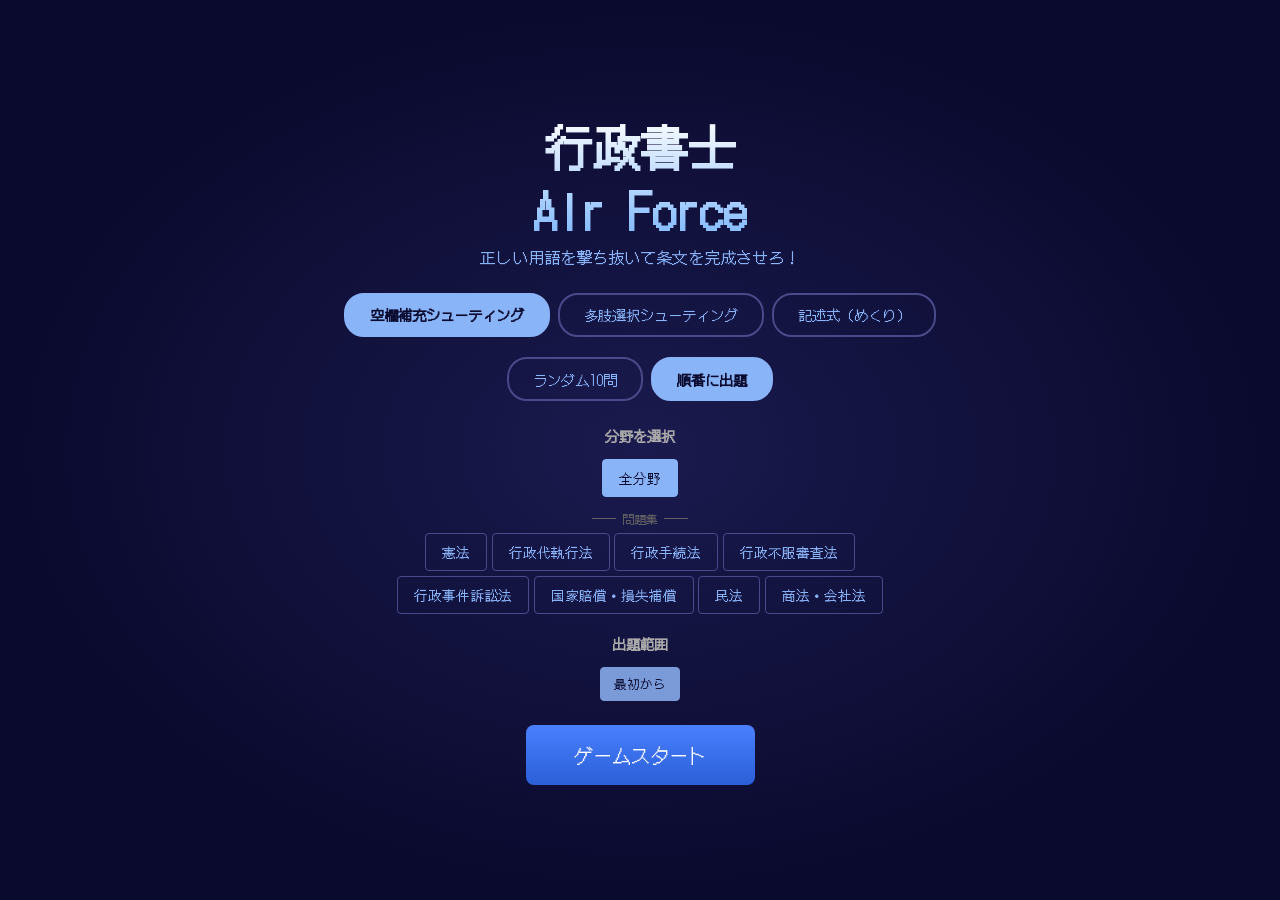
<file: index.html>
<!DOCTYPE html>
<html lang="ja">
<head>
    <meta charset="UTF-8">
    <meta name="viewport" content="width=device-width, initial-scale=1.0, user-scalable=no">
    <meta http-equiv="Cache-Control" content="no-cache, no-store, must-revalidate">
    <meta http-equiv="Pragma" content="no-cache">
    <meta http-equiv="Expires" content="0">
    <title>行政書士 Air Force</title>
    <link rel="preconnect" href="https://fonts.googleapis.com">
    <link rel="preconnect" href="https://fonts.gstatic.com" crossorigin>
    <link href="https://fonts.googleapis.com/css2?family=DotGothic16&display=swap" rel="stylesheet">
    <link rel="stylesheet" href="style2.css">
</head>
<body>
    <div id="game-container">
        <div id="title-screen">
            <h1>行政書士<br>Air Force</h1>
            <p class="subtitle">正しい用語を撃ち抜いて条文を完成させろ！</p>


            <div id="game-type-select" style="margin-bottom: 20px;">
                <button class="type-btn selected" data-type="fill-in">空欄補充シューティング</button>
                <button class="type-btn" data-type="multi-choice">多肢選択シューティング</button>
                <button class="type-btn" data-type="descriptive">記述式（めくり）</button>
            </div>

            <div id="mode-select">
                <button class="mode-btn" data-mode="random">ランダム10問</button>
                <button class="mode-btn selected" data-mode="sequential">順番に出題</button>
            </div>

            <div id="difficulty-select" class="hidden">
                <h3>難易度</h3>
                <div id="difficulty-buttons">
                    <button class="diff-btn selected" data-diff="普通">普通</button>
                    <button class="diff-btn" data-diff="難">難</button>
                    <button class="diff-btn" data-diff="激ムズ">激ムズ</button>
                </div>
            </div>

            <div id="category-select">
                <h3>分野を選択</h3>
                <div id="category-buttons"></div>
            </div>

            <div id="section-select">
                <h3>出題範囲</h3>
                <div id="section-buttons"></div>
            </div>

            <button id="start-btn">ゲームスタート</button>
        </div>

        <div id="game-screen" class="hidden">
            <canvas id="game-canvas"></canvas>
            <div id="question-area">
                <div id="question-text"></div>
            </div>
            <div id="hud">
                <div id="score-display">SCORE: <span id="score">0</span></div>
                <div id="timer-display"><span id="timer">0:00</span></div>
                <div id="life-display">HP: <span id="lives"></span></div>
                <div id="question-num">Q.<span id="q-current">1</span>/<span id="q-total">10</span></div>
                <button id="home-btn">×</button>
            </div>
        </div>

        <div id="result-screen" class="hidden">
            <div id="result-top">
                <h2 id="result-title"></h2>
                <div id="result-top-content">
                    <div id="result-score"></div>
                    <div id="result-ranking" class="hidden"></div>
                </div>
                <div id="result-buttons">
                    <button id="retry-btn">もう一度プレイ</button>
                    <button id="back-btn">タイトルに戻る</button>
                </div>
            </div>
            <div id="result-bottom">
                <div id="result-detail"></div>
            </div>
        </div>
    </div>

    <script>
    if ('serviceWorker' in navigator) {
        navigator.serviceWorker.getRegistrations().then(regs => {
            regs.forEach(r => r.unregister());
        });
        if ('caches' in window) {
            caches.keys().then(keys => keys.forEach(k => caches.delete(k)));
        }
    }
    </script>
    <script src="questions2.js?v=20260628"></script>
    <script src="kijutsushiki_data.js?v=20260628"></script>
    <script src="loader2.js?v=20260628"></script>
    <script src="game2.js?v=20260628"></script>
</body>
</html>
</file>
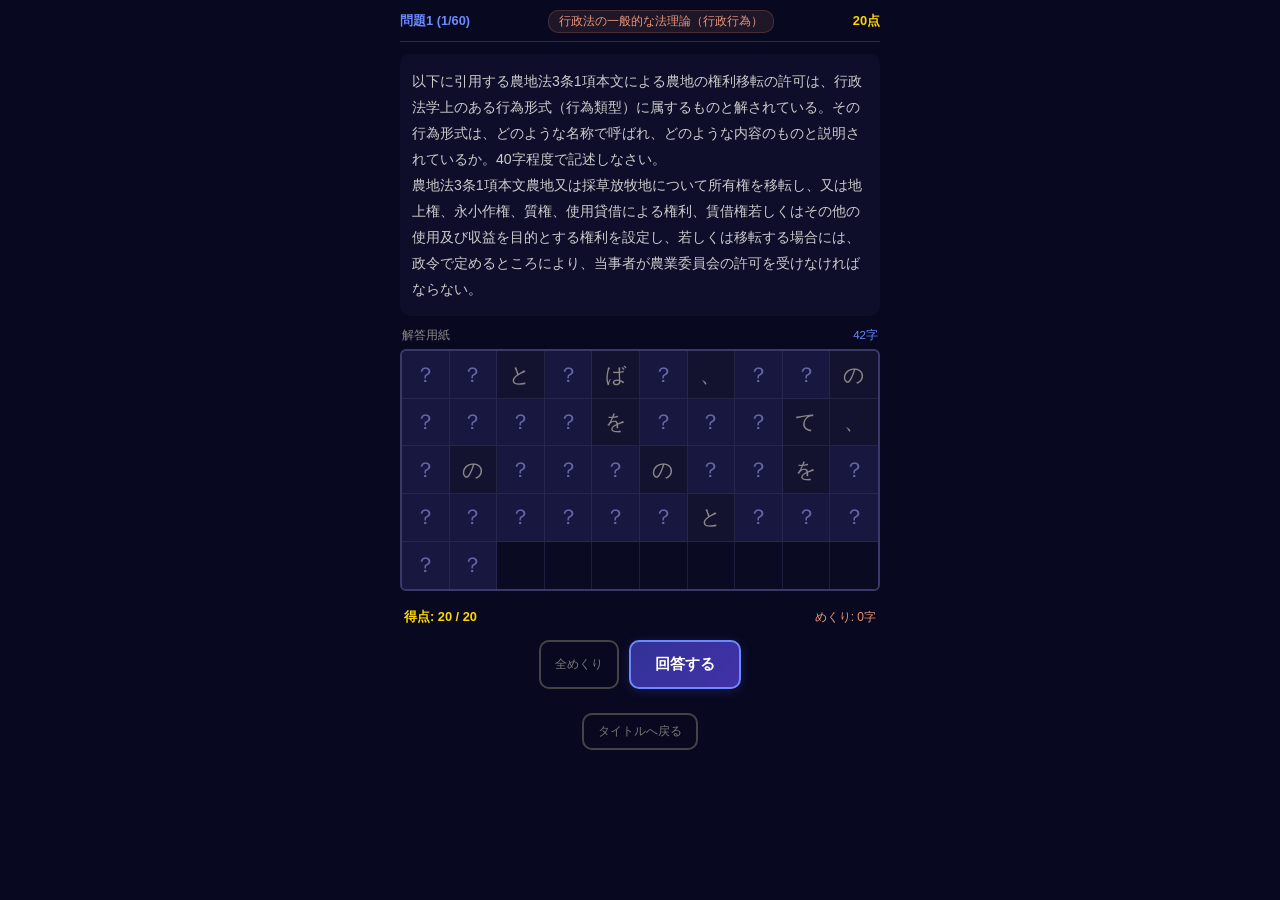
<file: kijutsushiki_v2.html>
<!DOCTYPE html>
<html lang="ja">
<head>
<meta charset="UTF-8">
<meta name="viewport" content="width=device-width, initial-scale=1.0, maximum-scale=1.0, user-scalable=no">
<title>記述式 - プロトタイプv2</title>
<style>
* { margin: 0; padding: 0; box-sizing: border-box; }

:root {
    --bg-deep: #080820;
    --bg-card: rgba(15, 15, 45, 0.9);
    --bg-subtle: rgba(255,255,255,0.03);
    --border: #2a2a5a;
    --border-light: #3a3a6a;
    --text: #d8d8e8;
    --text-dim: #888;
    --text-faint: #555;
    --accent: #6a8aff;
    --accent-dim: #4a4a8a;
    --gold: #ffd700;
    --green: #4caf50;
    --green-dim: rgba(76, 175, 80, 0.15);
    --orange: #e9967a;
    --red: #ff6b6b;
    --particle-bg: rgba(255,255,255,0.02);
}

body {
    background: var(--bg-deep);
    color: var(--text);
    font-family: 'Hiragino Kaku Gothic ProN', 'Noto Sans JP', sans-serif;
    min-height: 100vh;
    min-height: 100dvh;
    overflow-x: hidden;
}

/* ========== SCREEN CONTAINER ========== */
.screen {
    display: none;
    max-width: 500px;
    margin: 0 auto;
    padding: 0 10px;
}
.screen.active { display: block; }

/* ========== HEADER ========== */
.q-header {
    position: sticky;
    top: 0;
    z-index: 10;
    background: var(--bg-deep);
    padding: 10px 0 8px;
    border-bottom: 1px solid var(--border);
    display: flex;
    justify-content: space-between;
    align-items: center;
}

.q-header .q-num {
    font-size: 0.8rem;
    color: var(--accent);
    font-weight: bold;
}

.q-header .q-cat {
    font-size: 0.75rem;
    color: var(--orange);
    background: rgba(233, 150, 122, 0.1);
    padding: 2px 10px;
    border-radius: 10px;
    border: 1px solid rgba(233, 150, 122, 0.2);
}

.q-header .q-score {
    font-size: 0.8rem;
    color: var(--gold);
    font-weight: bold;
}

/* ========== 問題文 ========== */
.q-text-box {
    margin: 12px 0;
    padding: 14px 12px;
    background: var(--bg-card);
    border-radius: 10px;
    font-size: 0.88rem;
    line-height: 1.85;
    color: #ccc;
}

.q-text-box .q-instruction {
    display: block;
    margin-top: 8px;
    font-size: 0.8rem;
    color: var(--accent);
    font-style: italic;
}

/* ========== 作文用紙（解答グリッド） ========== */
.sheet-area {
    margin: 0 0 10px;
}

.sheet-label {
    display: flex;
    justify-content: space-between;
    align-items: center;
    font-size: 0.72rem;
    color: var(--text-dim);
    margin-bottom: 6px;
    padding: 0 2px;
}

.sheet-label .char-info {
    color: var(--accent);
}

.grid-wrap {
    border: 2px solid var(--border-light);
    border-radius: 6px;
    overflow: hidden;
    background: var(--bg-card);
}

.grid {
    display: flex;
    flex-wrap: wrap;
}

.cell {
    width: calc(100% / 10);
    aspect-ratio: 1;
    display: flex;
    align-items: center;
    justify-content: center;
    font-size: clamp(0.9rem, 4vw, 1.3rem);
    border-right: 1px solid rgba(60, 60, 100, 0.4);
    border-bottom: 1px solid rgba(60, 60, 100, 0.4);
    position: relative;
    cursor: default;
    user-select: none;
    transition: all 0.2s;
    color: var(--text);
}

/* 行番号の区切り線 */
.cell:nth-child(10n) {
    border-right: none;
}

/* 最終行の下線を消す */
.grid > .cell:nth-last-child(-n+10) {
    border-bottom: none;
}

/* リード文 */
.cell.lead {
    color: #999;
    background: rgba(255,255,255, 0.015);
}

/* 助詞（最初から見える） */
.cell.particle {
    color: #888;
    background: var(--particle-bg);
}

/* 隠れマス */
.cell.hidden {
    color: #6666aa;
    background: rgba(40, 40, 100, 0.35);
    cursor: pointer;
}

.cell.hidden:active {
    background: rgba(70, 70, 140, 0.5);
}

/* めくったマス */
.cell.revealed {
    color: var(--gold);
    background: rgba(255, 215, 0, 0.06);
    animation: revealPop 0.25s ease;
}

@keyframes revealPop {
    0% { transform: scale(0.8); opacity: 0; }
    60% { transform: scale(1.1); }
    100% { transform: scale(1); opacity: 1; }
}

/* 採点キーワードのマス（下線付き） */
.cell.kw {
    border-bottom: 2px solid transparent;
}
.cell.kw.revealed {
    border-bottom-color: var(--green);
}

/* 空マス */
.cell.empty {
    background: rgba(8, 8, 30, 0.6);
    cursor: default;
}

/* ========== 得点 / めくり情報 ========== */
.info-bar {
    display: flex;
    justify-content: space-between;
    align-items: center;
    padding: 8px 4px;
    font-size: 0.8rem;
}

.info-bar .score-part {
    color: var(--gold);
    font-weight: bold;
}

.info-bar .reveal-part {
    color: var(--orange);
    font-size: 0.75rem;
}

/* ========== ボタン群 ========== */
.btn-area {
    display: flex;
    gap: 10px;
    justify-content: center;
    padding: 6px 0 24px;
}

.btn {
    padding: 12px 24px;
    border: 2px solid var(--accent-dim);
    background: rgba(40, 40, 100, 0.5);
    color: var(--text);
    border-radius: 10px;
    font-size: 0.95rem;
    cursor: pointer;
    transition: all 0.15s;
    font-family: inherit;
    -webkit-tap-highlight-color: transparent;
}

.btn:active {
    transform: scale(0.96);
}

.btn.primary {
    background: linear-gradient(135deg, rgba(60,60,180,0.8), rgba(80,60,200,0.8));
    border-color: var(--accent);
    color: #fff;
    font-weight: bold;
    box-shadow: 0 2px 12px rgba(100, 100, 255, 0.2);
}

.btn.ghost {
    font-size: 0.78rem;
    padding: 8px 14px;
    border-color: #444;
    color: #777;
    background: transparent;
}

/* ================================================================ */
/* =================== 解説画面 (Result Screen) =================== */
/* ================================================================ */

.result-wrap {
    padding-bottom: 40px;
}

/* --- スコアヘッダー --- */
.result-score-header {
    text-align: center;
    padding: 20px 0 16px;
}

.result-big-score {
    font-size: 3rem;
    font-weight: 900;
    background: linear-gradient(180deg, #ffd700 0%, #ff9500 100%);
    -webkit-background-clip: text;
    -webkit-text-fill-color: transparent;
    line-height: 1;
}

.result-big-score .denom {
    font-size: 1.2rem;
    -webkit-text-fill-color: #666;
}

.result-grade {
    font-size: 0.9rem;
    margin-top: 6px;
    padding: 3px 16px;
    border-radius: 12px;
    display: inline-block;
}

.result-grade.excellent {
    color: var(--gold);
    background: rgba(255, 215, 0, 0.1);
    border: 1px solid rgba(255, 215, 0, 0.2);
}

.result-grade.good {
    color: var(--green);
    background: var(--green-dim);
    border: 1px solid rgba(76, 175, 80, 0.2);
}

.result-grade.fair {
    color: var(--orange);
    background: rgba(233, 150, 122, 0.1);
    border: 1px solid rgba(233, 150, 122, 0.2);
}

.result-grade.poor {
    color: var(--red);
    background: rgba(255, 107, 107, 0.1);
    border: 1px solid rgba(255, 107, 107, 0.2);
}

/* --- 統計カード --- */
.stats-cards {
    display: flex;
    gap: 8px;
    margin: 12px 0 16px;
}

.stat-card {
    flex: 1;
    text-align: center;
    padding: 10px 4px;
    background: var(--bg-card);
    border-radius: 10px;
    border: 1px solid var(--border);
}

.stat-card .sv {
    font-size: 1.3rem;
    font-weight: bold;
}

.stat-card .sv.gold { color: var(--gold); }
.stat-card .sv.green { color: var(--green); }
.stat-card .sv.red { color: var(--red); }

.stat-card .sl {
    font-size: 0.65rem;
    color: var(--text-dim);
    margin-top: 2px;
}

/* --- セクションタイトル --- */
.sec-title {
    font-size: 0.78rem;
    color: var(--accent);
    font-weight: bold;
    padding: 12px 0 6px;
    border-bottom: 1px solid var(--border);
    margin-bottom: 10px;
    display: flex;
    align-items: center;
    gap: 6px;
}

.sec-title .sec-icon {
    font-size: 0.9rem;
}

/* --- 問題文（解説画面） --- */
.r-question {
    font-size: 0.82rem;
    line-height: 1.7;
    color: #aaa;
    padding: 10px 12px;
    background: var(--bg-card);
    border-radius: 8px;
    margin-bottom: 16px;
}

/* --- 模範解答 --- */
.r-model-answer {
    padding: 14px;
    background: var(--bg-card);
    border-radius: 10px;
    font-size: 0.95rem;
    line-height: 1.9;
    color: #e8e8e8;
    margin-bottom: 16px;
    position: relative;
}

.r-model-answer .kw-mark {
    color: var(--green);
    font-weight: bold;
    border-bottom: 2px solid var(--green);
    padding-bottom: 1px;
}

.r-model-answer .lead-mark {
    color: #999;
}

/* --- 採点基準カード --- */
.criteria-list {
    display: flex;
    flex-direction: column;
    gap: 8px;
    margin-bottom: 16px;
}

.criteria-card {
    display: flex;
    align-items: center;
    gap: 10px;
    padding: 12px;
    background: var(--bg-card);
    border-radius: 10px;
    border: 1px solid var(--border);
    transition: border-color 0.3s;
}

.criteria-card.hit {
    border-color: var(--green);
    background: rgba(76, 175, 80, 0.05);
}

.criteria-card.miss {
    border-color: var(--red);
    background: rgba(255, 107, 107, 0.03);
}

.criteria-card .c-status {
    width: 28px;
    height: 28px;
    border-radius: 50%;
    display: flex;
    align-items: center;
    justify-content: center;
    font-size: 0.9rem;
    flex-shrink: 0;
}

.criteria-card.hit .c-status {
    background: var(--green-dim);
    color: var(--green);
}

.criteria-card.miss .c-status {
    background: rgba(255, 107, 107, 0.1);
    color: var(--red);
}

.criteria-card .c-body {
    flex: 1;
    min-width: 0;
}

.criteria-card .c-keyword {
    font-size: 0.9rem;
    font-weight: bold;
    color: #ddd;
    word-break: break-all;
}

.criteria-card.hit .c-keyword {
    color: var(--green);
}

.criteria-card .c-desc {
    font-size: 0.7rem;
    color: var(--text-dim);
    margin-top: 2px;
}

.criteria-card .c-pts {
    font-size: 1rem;
    font-weight: bold;
    color: var(--gold);
    flex-shrink: 0;
    min-width: 36px;
    text-align: right;
}

.criteria-card.miss .c-pts {
    color: var(--text-faint);
    text-decoration: line-through;
}

/* --- 解説テキスト --- */
.r-explanation {
    padding: 12px;
    background: rgba(100, 138, 255, 0.05);
    border-radius: 10px;
    border: 1px solid rgba(100, 138, 255, 0.15);
    font-size: 0.82rem;
    line-height: 1.8;
    color: #bbb;
    margin-bottom: 16px;
}

.r-explanation .exp-point {
    color: var(--accent);
    font-weight: bold;
}

.exp-score-bar {
    display: inline-block;
    background: rgba(100, 100, 255, 0.15);
    border: 1px solid rgba(100, 100, 255, 0.3);
    border-radius: 6px;
    padding: 3px 12px;
    font-size: 0.8rem;
    color: var(--accent);
    font-weight: bold;
    margin: 6px 0 10px;
    letter-spacing: 0.1em;
}

.exp-para {
    margin: 0 0 10px;
    padding-left: 0;
    line-height: 1.8;
    font-size: 0.85rem;
    color: #ccc;
}

.exp-plain {
    margin: 0 0 8px;
    line-height: 1.8;
    font-size: 0.82rem;
    color: #aaa;
    padding: 4px 8px;
    background: rgba(255,255,255,0.03);
    border-radius: 4px;
    border-left: 2px solid rgba(138, 180, 248, 0.3);
}

/* --- 採点者の目 --- */
.r-scorer-note {
    padding: 14px;
    background: rgba(233, 150, 122, 0.06);
    border-radius: 10px;
    border: 1px solid rgba(233, 150, 122, 0.15);
    font-size: 0.8rem;
    line-height: 1.75;
    color: #bbb;
    margin-bottom: 16px;
    position: relative;
}

.r-scorer-note .scorer-label {
    display: inline-block;
    background: var(--orange);
    color: #1a1a2e;
    font-size: 0.7rem;
    font-weight: bold;
    padding: 2px 10px;
    border-radius: 6px;
    margin-bottom: 8px;
}

/* --- 出典 --- */
.r-source {
    font-size: 0.72rem;
    color: var(--text-faint);
    text-align: right;
    margin-bottom: 20px;
}

/* --- 解説画面ボタン --- */
.result-btn-area {
    display: flex;
    gap: 10px;
    justify-content: center;
    padding: 10px 0 30px;
}

/* ========== ユーティリティ ========== */
.util-hidden { display: none !important; }

/* ========== スクロールバー ========== */
::-webkit-scrollbar { width: 4px; }
::-webkit-scrollbar-track { background: transparent; }
::-webkit-scrollbar-thumb { background: #333; border-radius: 2px; }
</style>
</head>
<body>

<!-- ============================================== -->
<!-- ============= 問題画面 ======================= -->
<!-- ============================================== -->
<div class="screen active" id="question-screen">

    <div class="q-header">
        <span class="q-num" id="q-num">Q.1 / 3</span>
        <span class="q-cat" id="q-cat">行政法</span>
        <span class="q-score" id="q-score-live">20点</span>
    </div>

    <div class="q-text-box" id="q-text">
        <!-- 問題文がここに入る -->
    </div>

    <div class="sheet-area">
        <div class="sheet-label">
            <span>解答用紙</span>
            <span class="char-info" id="char-info">40字</span>
        </div>
        <div class="grid-wrap">
            <div class="grid" id="answer-grid">
                <!-- セルがここに生成される -->
            </div>
        </div>
    </div>

    <div class="info-bar">
        <span class="score-part">得点: <span id="live-score">20</span> / 20</span>
        <span class="reveal-part">めくり: <span id="reveal-count">0</span>字</span>
    </div>

    <div class="btn-area">
        <button class="btn ghost" id="btn-peek">全めくり</button>
        <button class="btn primary" id="btn-answer">回答する</button>
    </div>
    <div style="text-align:center; padding-bottom: 20px;">
        <button class="btn ghost" onclick="window.location.href='index.html'">タイトルへ戻る</button>
    </div>
</div>

<!-- ============================================== -->
<!-- ============= 解説画面 ======================= -->
<!-- ============================================== -->
<div class="screen" id="result-screen">
    <div class="result-wrap">

        <!-- スコア -->
        <div class="result-score-header">
            <div class="result-big-score" id="r-score">16 <span class="denom">/ 20</span></div>
            <div class="result-grade good" id="r-grade">よくできました！</div>
        </div>

        <!-- 統計 -->
        <div class="stats-cards">
            <div class="stat-card">
                <div class="sv gold" id="r-stat-score">16</div>
                <div class="sl">獲得点</div>
            </div>
            <div class="stat-card">
                <div class="sv green" id="r-stat-revealed">5</div>
                <div class="sl">めくった字</div>
            </div>
            <div class="stat-card">
                <div class="sv red" id="r-stat-penalty">-4</div>
                <div class="sl">減点</div>
            </div>
            <div class="stat-card">
                <div class="sv" id="r-stat-total" style="color:#aaa">40</div>
                <div class="sl">全体文字数</div>
            </div>
        </div>

        <!-- 問題文 -->
        <div class="sec-title"><span class="sec-icon"></span> 問題</div>
        <div class="r-question" id="r-question"></div>

        <!-- 模範解答 -->
        <div class="sec-title"><span class="sec-icon"></span> 模範解答</div>
        <div class="r-model-answer" id="r-model-answer"></div>

        <!-- 採点基準 -->
        <div class="sec-title"><span class="sec-icon"></span> 採点基準</div>
        <div class="criteria-list" id="r-criteria"></div>

        <!-- 解説 -->
        <div class="sec-title" id="r-exp-title"><span class="sec-icon"></span> 解説</div>
        <div class="r-explanation" id="r-explanation"></div>

        <!-- 採点者の目 -->
        <div class="r-scorer-note util-hidden" id="r-scorer-note">
            <div class="scorer-label">採点者の目</div>
            <div id="r-scorer-note-text"></div>
        </div>

        <!-- 出典 -->
        <div class="r-source" id="r-source"></div>

        <!-- ボタン -->
        <div class="result-btn-area">
            <button class="btn ghost" id="btn-back">もう一度</button>
            <button class="btn primary" id="btn-next">次の問題 →</button>
        </div>
        <div style="text-align:center; padding-bottom: 20px;">
            <button class="btn ghost" onclick="window.location.href='index.html'">タイトルへ戻る</button>
        </div>

    </div>
</div>

<script src="kijutsushiki_data.js?v=20260617b"></script>
<script>
// ===== 助詞判定 =====
function shouldShow(char, idx, text) {
    const ALWAYS = new Set('はがをにでともへやかてただなば。、（）「」の'.split(''));
    if (ALWAYS.has(char)) return true;
    if (/[ぁ-ん]/.test(char)) {
        const prev = idx > 0 ? text[idx-1] : '';
        const next = idx < text.length - 1 ? text[idx+1] : '';
        const isKK = c => /[一-龥ァ-ヶ]/.test(c);
        if (isKK(prev) && isKK(next)) return true;
        if (isKK(prev) && (next === '。' || next === '、' || next === '' || idx === text.length - 1)) return true;
    }
    return false;
}

// ===== 解説テキストをHTML構造に変換 =====
function renderExplanation(text) {
    if (!text) return '';
    const lines = text.split('\n');
    const scoreOnly = /^\d+点$/;
    const bulletFull = /^[①②③④⑤⑥⑦⑧⑨⑩]/;

    // スコア行を1つにまとめる
    const merged = [];
    let scoreBuffer = [];
    for (const line of lines) {
        if (scoreOnly.test(line.trim())) {
            scoreBuffer.push(line.trim());
        } else {
            if (scoreBuffer.length > 0) {
                merged.push({ type: 'score', content: scoreBuffer.join(' / ') });
                scoreBuffer = [];
            }
            merged.push({ type: bulletFull.test(line) ? 'bullet' : 'plain', content: line });
        }
    }
    if (scoreBuffer.length > 0) {
        merged.push({ type: 'score', content: scoreBuffer.join(' / ') });
    }

    return merged.map(item => {
        if (item.type === 'score') {
            return `<div class="exp-score-bar">${item.content}</div>`;
        } else if (item.type === 'bullet') {
            return `<p class="exp-para">${item.content}</p>`;
        } else {
            return `<p class="exp-plain">${item.content}</p>`;
        }
    }).join('');
}

// ===== 採点基準の範囲取得 =====
function getCriteriaRanges(fullAnswer, criteria) {
    const ranges = [];
    criteria.forEach(c => {
        const start = fullAnswer.indexOf(c.text);
        if (start >= 0) {
            ranges.push({ start, end: start + c.text.length, points: c.points, text: c.text });
        }
    });
    return ranges;
}

// ===== メインゲーム =====
class KijutsushikiV2 {
    constructor() {
        this.questions = KIJUTSUSHIKI_DATA;
        
        const params = new URLSearchParams(window.location.search);
        this.idx = params.has('q') ? parseInt(params.get('q')) || 0 : 0;
        if (this.idx < 0 || this.idx >= this.questions.length) this.idx = 0;

        this.revealed = new Set();
        this.revealCount = 0;

        document.getElementById('btn-answer').onclick = () => this.showResult();
        document.getElementById('btn-peek').onclick   = () => this.revealAll();
        document.getElementById('btn-next').onclick   = () => this.next();
        document.getElementById('btn-back').onclick   = () => this.retry();

        this.load();
    }

    load() {
        const q = this.questions[this.idx];
        this.revealed = new Set();
        this.revealCount = 0;

        // 画面切替
        document.getElementById('question-screen').classList.add('active');
        document.getElementById('result-screen').classList.remove('active');

        // ヘッダー
        document.getElementById('q-num').textContent = `問題${q.number || this.idx + 1} (${this.idx + 1}/${this.questions.length})`;
        document.getElementById('q-cat').textContent = q.section;

        // 問題文（\nを<br>に変換）
        const textEl = document.getElementById('q-text');
        textEl.innerHTML = q.question.replace(/\n/g, '<br>');

        // 解答文
        const full = q.fullAnswer || (q.leadText || '') + q.modelAnswer;
        this.fullAnswer = full;
        this.criteria = q.criteria;
        this.criteriaRanges = getCriteriaRanges(full, q.criteria);
        const leadLen = q.leadText ? q.leadText.length : 0;

        document.getElementById('char-info').textContent = `${full.length}字`;

        // グリッド生成
        const grid = document.getElementById('answer-grid');
        grid.innerHTML = '';
        const cols = 10;
        const rows = Math.ceil(full.length / cols);
        const total = rows * cols;

        for (let i = 0; i < total; i++) {
            const cell = document.createElement('div');
            cell.className = 'cell';
            cell.dataset.i = i;

            if (i < full.length) {
                const ch = full[i];
                cell.textContent = ch;

                // キーワード範囲
                const inKw = this.criteriaRanges.some(r => i >= r.start && i < r.end);
                if (inKw) cell.classList.add('kw');

                // キーワード範囲内かどうか
                const inKwRange = this.criteriaRanges.some(r => i >= r.start && i < r.end);

                if (i < leadLen) {
                    cell.classList.add('lead');
                } else if (!inKwRange && shouldShow(ch, i, full)) {
                    // キーワード範囲外の助詞だけ見せる
                    cell.classList.add('particle');
                } else {
                    cell.classList.add('hidden');
                    cell.dataset.char = ch;
                    cell.textContent = '？';
                    cell.onclick = () => this.reveal(cell, i);
                }
            } else {
                cell.classList.add('empty');
            }
            grid.appendChild(cell);
        }

        this.updateScore();
        window.scrollTo(0, 0);
    }

    reveal(cell, idx) {
        if (this.revealed.has(idx)) return;
        this.revealed.add(idx);
        this.revealCount++;
        cell.classList.remove('hidden');
        cell.classList.add('revealed');
        cell.textContent = cell.dataset.char;  // 本来の文字に戻す
        cell.onclick = null;
        this.updateScore();
    }

    revealAll() {
        document.querySelectorAll('.cell.hidden').forEach(c => {
            this.reveal(c, parseInt(c.dataset.i));
        });
    }

    updateScore() {
        const hiddenTotal = document.querySelectorAll('.cell.hidden, .cell.revealed').length;
        const penalty = hiddenTotal > 0 ? Math.floor((this.revealCount / hiddenTotal) * 20) : 0;
        const score = Math.max(0, 20 - penalty);
        document.getElementById('live-score').textContent = score;
        document.getElementById('q-score-live').textContent = `${score}点`;
        document.getElementById('reveal-count').textContent = this.revealCount;
        this.score = score;
        this.penalty = penalty;
    }

    // ===== 解説画面 =====
    showResult() {
        document.getElementById('question-screen').classList.remove('active');
        document.getElementById('result-screen').classList.add('active');

        const q = this.questions[this.idx];

        // スコア
        document.getElementById('r-score').innerHTML = `${this.score} <span class="denom">/ 20</span>`;

        // グレード
        const gradeEl = document.getElementById('r-grade');
        gradeEl.className = 'result-grade';
        if (this.score >= 18) {
            gradeEl.textContent = '完璧！';
            gradeEl.classList.add('excellent');
        } else if (this.score >= 14) {
            gradeEl.textContent = 'よくできました！';
            gradeEl.classList.add('good');
        } else if (this.score >= 8) {
            gradeEl.textContent = 'もう少し！';
            gradeEl.classList.add('fair');
        } else {
            gradeEl.textContent = '復習しましょう';
            gradeEl.classList.add('poor');
        }

        // 統計
        document.getElementById('r-stat-score').textContent = this.score;
        document.getElementById('r-stat-revealed').textContent = this.revealCount;
        document.getElementById('r-stat-penalty').textContent = this.penalty > 0 ? `-${this.penalty}` : '0';
        document.getElementById('r-stat-total').textContent = this.fullAnswer.length;

        // 問題文（改行対応）
        document.getElementById('r-question').innerHTML = q.question.replace(/\n/g, '<br>');

        // 模範解答（キーワードハイライト）
        const leadLen = q.leadText ? q.leadText.length : 0;
        let html = '';
        const ranges = [...this.criteriaRanges].sort((a, b) => a.start - b.start);

        for (let i = 0; i < this.fullAnswer.length; i++) {
            const ch = this.fullAnswer[i];
            const inKw = ranges.find(r => i >= r.start && i < r.end);

            if (i < leadLen) {
                html += `<span class="lead-mark">${ch}</span>`;
            } else if (inKw) {
                html += `<span class="kw-mark">${ch}</span>`;
            } else {
                html += ch;
            }
        }
        document.getElementById('r-model-answer').innerHTML = html;

        // 採点基準カード
        const criteriaEl = document.getElementById('r-criteria');
        criteriaEl.innerHTML = '';

        // どのキーワードをめくったか判定（全文字めくったら hit）
        q.criteria.forEach((c, ci) => {
            const range = ranges.find(r => r.text === c.text);
            let hit = false;
            if (range) {
                // そのキーワード範囲内のhiddenだった文字が全部revealedかどうか
                hit = true;
                for (let j = range.start; j < range.end; j++) {
                    const cell = document.querySelector(`.cell[data-i="${j}"]`);
                    if (cell && cell.classList.contains('hidden')) {
                        hit = false; // まだ隠れてる = 見てない
                        break;
                    }
                }
            }

            const card = document.createElement('div');
            card.className = `criteria-card ${hit ? 'hit' : 'miss'}`;
            card.innerHTML = `
                <div class="c-status">${hit ? '○' : '×'}</div>
                <div class="c-body">
                    <div class="c-keyword">「${c.text}」</div>
                </div>
                <div class="c-pts">${c.points}点</div>
            `;
            criteriaEl.appendChild(card);
        });

        // 解説（データにexplanationがあれば表示、なければ非表示）
        const expEl = document.getElementById('r-explanation');
        if (q.explanation) {
            expEl.innerHTML = renderExplanation(q.explanation);
            expEl.style.display = '';
            document.getElementById('r-exp-title').style.display = '';
        } else {
            expEl.style.display = 'none';
            document.getElementById('r-exp-title').style.display = 'none';
        }

        // 採点者の目
        const scorerEl = document.getElementById('r-scorer-note');
        if (q.scorerNote) {
            document.getElementById('r-scorer-note-text').innerHTML = renderExplanation(q.scorerNote);
            scorerEl.classList.remove('util-hidden');
        } else {
            scorerEl.classList.add('util-hidden');
        }

        // 出典
        document.getElementById('r-source').textContent = q.source ? `出典：${q.source}` : '';

        // ボタン
        document.getElementById('btn-next').textContent =
            this.idx < this.questions.length - 1 ? '次の問題 →' : '最初に戻る';

        window.scrollTo(0, 0);
    }

    next() {
        this.idx = (this.idx + 1) % this.questions.length;
        this.load();
    }

    retry() {
        this.load();
    }
}

document.addEventListener('DOMContentLoaded', () => new KijutsushikiV2());
</script>
</body>
</html>
</file>
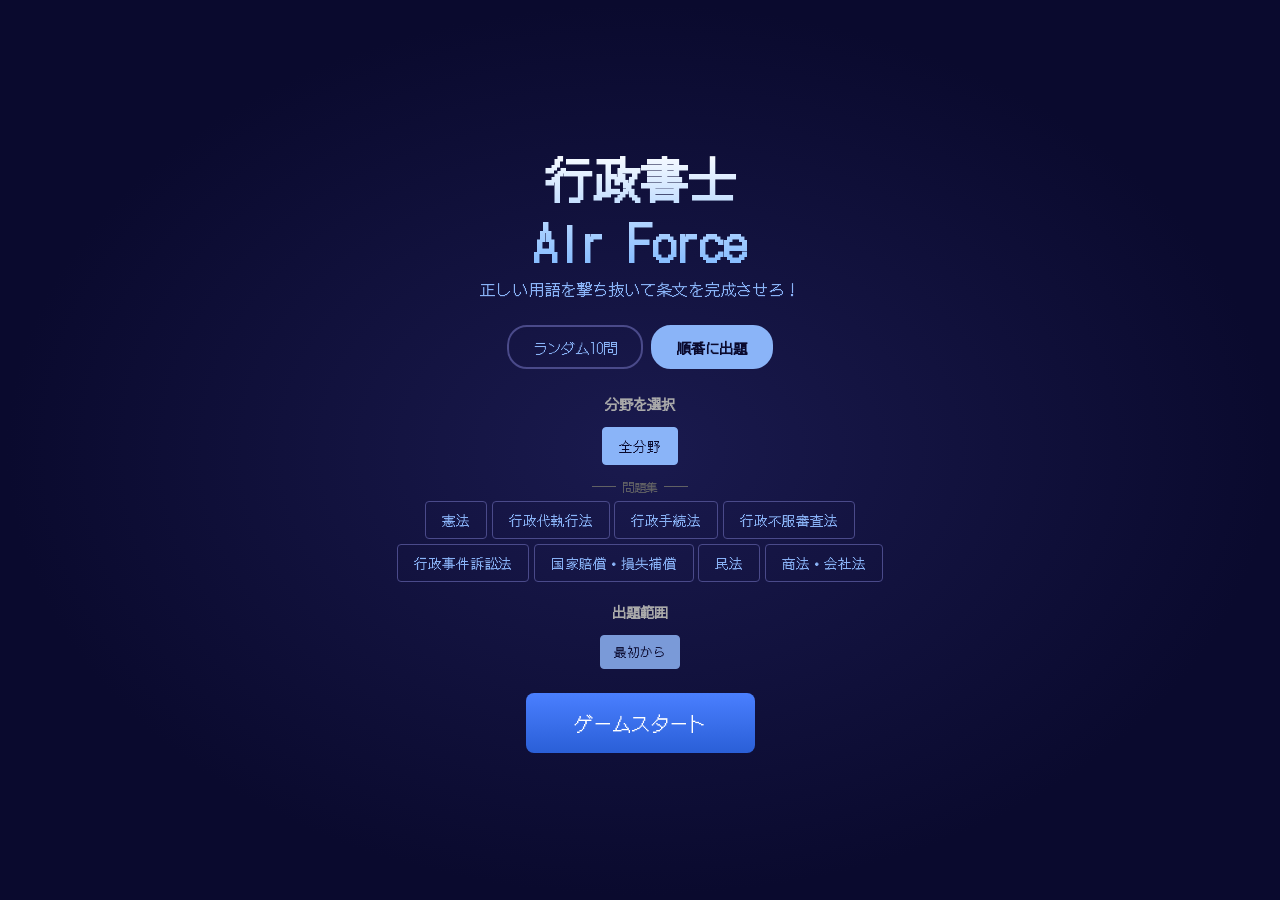
<file: v2.html>
<!DOCTYPE html>
<html lang="ja">
<head>
    <meta charset="UTF-8">
    <meta name="viewport" content="width=device-width, initial-scale=1.0, user-scalable=no">
    <meta http-equiv="Cache-Control" content="no-cache, no-store, must-revalidate">
    <meta http-equiv="Pragma" content="no-cache">
    <meta http-equiv="Expires" content="0">
    <title>行政書士 Air Force</title>
    <link rel="preconnect" href="https://fonts.googleapis.com">
    <link rel="preconnect" href="https://fonts.gstatic.com" crossorigin>
    <link href="https://fonts.googleapis.com/css2?family=DotGothic16&display=swap" rel="stylesheet">
    <link rel="stylesheet" href="style2.css">
</head>
<body>
    <div id="game-container">
        <div id="title-screen">
            <h1>行政書士<br>Air Force</h1>
            <p class="subtitle">正しい用語を撃ち抜いて条文を完成させろ！</p>


            <div id="mode-select">
                <button class="mode-btn" data-mode="random">ランダム10問</button>
                <button class="mode-btn selected" data-mode="sequential">順番に出題</button>
            </div>

            <div id="difficulty-select" class="hidden">
                <h3>難易度</h3>
                <div id="difficulty-buttons">
                    <button class="diff-btn selected" data-diff="普通">普通</button>
                    <button class="diff-btn" data-diff="難">難</button>
                    <button class="diff-btn" data-diff="激ムズ">激ムズ</button>
                </div>
            </div>

            <div id="category-select">
                <h3>分野を選択</h3>
                <div id="category-buttons"></div>
            </div>

            <div id="section-select">
                <h3>出題範囲</h3>
                <div id="section-buttons"></div>
            </div>

            <button id="start-btn">ゲームスタート</button>
        </div>

        <div id="game-screen" class="hidden">
            <canvas id="game-canvas"></canvas>
            <div id="question-area">
                <div id="question-text"></div>
            </div>
            <div id="hud">
                <div id="score-display">SCORE: <span id="score">0</span></div>
                <div id="timer-display"><span id="timer">0:00</span></div>
                <div id="life-display">HP: <span id="lives"></span></div>
                <div id="question-num">Q.<span id="q-current">1</span>/<span id="q-total">10</span></div>
                <button id="home-btn">✕</button>
            </div>
        </div>

        <div id="result-screen" class="hidden">
            <div id="result-top">
                <h2 id="result-title"></h2>
                <div id="result-top-content">
                    <div id="result-score"></div>
                    <div id="result-ranking" class="hidden"></div>
                </div>
                <div id="result-buttons">
                    <button id="retry-btn">もう一度プレイ</button>
                    <button id="back-btn">タイトルに戻る</button>
                </div>
            </div>
            <div id="result-bottom">
                <div id="result-detail"></div>
            </div>
        </div>
    </div>

    <script>
    if ('serviceWorker' in navigator) {
        navigator.serviceWorker.getRegistrations().then(regs => {
            regs.forEach(r => r.unregister());
        });
        if ('caches' in window) {
            caches.keys().then(keys => keys.forEach(k => caches.delete(k)));
        }
    }
    </script>
    <script src="questions2.js"></script>
    <script src="loader2.js"></script>
    <script src="game2.js"></script>
</body>
</html>
</file>
<file: style2.css>
* {
    margin: 0;
    padding: 0;
    box-sizing: border-box;
}

body {
    background: #0a0a2e;
    color: #fff;
    font-family: 'DotGothic16', 'Hiragino Kaku Gothic ProN', 'Noto Sans JP', sans-serif;
    overflow: hidden;
    height: 100vh;
    width: 100vw;
    touch-action: none;
    user-select: none;
}

#game-container {
    width: 100%;
    height: 100vh;
    position: relative;
    overflow: hidden;
}

/* Title Screen */
#title-screen {
    display: flex;
    flex-direction: column;
    align-items: center;
    justify-content: center;
    height: 100vh;
    background: radial-gradient(ellipse at center, #1a1a4e 0%, #0a0a2e 70%);
    overflow-y: auto;
    padding: 1rem 0;
}

#title-screen h1 {
    font-size: 3rem;
    text-align: center;
    background: linear-gradient(180deg, #fff 0%, #7eb8ff 100%);
    -webkit-background-clip: text;
    -webkit-text-fill-color: transparent;
    margin-bottom: 0.3rem;
    line-height: 1.3;
}

.subtitle {
    font-size: 1rem;
    color: #8ab4f8;
    margin-bottom: 1.5rem;
}

/* Mode Select */
#mode-select {
    display: flex;
    gap: 0.5rem;
    margin-bottom: 1.5rem;
}

#game-type-select {
    display: flex;
    gap: 0.5rem;
    margin-bottom: 1.5rem;
    justify-content: center;
    flex-wrap: wrap;
}

.mode-btn, .type-btn {
    background: transparent;
    border: 2px solid #4a4a8a;
    color: #8ab4f8;
    padding: 0.6rem 1.5rem;
    border-radius: 20px;
    cursor: pointer;
    font-size: 0.9rem;
    transition: all 0.2s;
    font-family: inherit;
}

.mode-btn:hover, .type-btn:hover {
    border-color: #8ab4f8;
    background: rgba(138, 180, 248, 0.1);
}

.mode-btn.selected, .type-btn.selected {
    background: #8ab4f8;
    color: #0a0a2e;
    border-color: #8ab4f8;
    font-weight: bold;
}

/* Difficulty Select */
#difficulty-select {
    margin-bottom: 1.2rem;
    text-align: center;
}

#difficulty-select h3 {
    margin-bottom: 0.8rem;
    color: #aaa;
    font-size: 0.9rem;
}

#difficulty-buttons {
    display: flex;
    justify-content: center;
    gap: 0.4rem;
}

.diff-btn {
    background: transparent;
    border: 2px solid #4a4a8a;
    color: #8ab4f8;
    padding: 0.5rem 1.2rem;
    border-radius: 20px;
    cursor: pointer;
    font-size: 0.85rem;
    transition: all 0.2s;
    font-family: inherit;
}

.diff-btn:hover {
    border-color: #8ab4f8;
    background: rgba(138, 180, 248, 0.1);
}

.diff-btn.selected {
    font-weight: bold;
}

.diff-btn[data-diff="普通"].selected {
    background: #8ab4f8;
    color: #0a0a2e;
    border-color: #8ab4f8;
}

.diff-btn[data-diff="難"].selected {
    background: #ffa500;
    color: #0a0a2e;
    border-color: #ffa500;
}

.diff-btn[data-diff="激ムズ"].selected {
    background: #ff4444;
    color: #fff;
    border-color: #ff4444;
}

.diff-btn:disabled {
    opacity: 0.3;
    cursor: default;
}

/* Category Select */
#category-select {
    margin-bottom: 1.2rem;
    text-align: center;
}

#category-select h3, #section-select h3 {
    margin-bottom: 0.8rem;
    color: #aaa;
    font-size: 0.9rem;
}

#category-buttons {
    display: flex;
    flex-wrap: wrap;
    justify-content: center;
    gap: 0.3rem;
    max-width: 500px;
}

.category-btn {
    background: transparent;
    border: 1px solid #4a4a8a;
    color: #8ab4f8;
    padding: 0.5rem 1rem;
    border-radius: 4px;
    cursor: pointer;
    font-size: 0.85rem;
    transition: all 0.2s;
    font-family: inherit;
}

.category-btn:hover {
    border-color: #8ab4f8;
    background: rgba(138, 180, 248, 0.1);
}

.category-btn.selected {
    background: #8ab4f8;
    color: #0a0a2e;
    border-color: #8ab4f8;
}

.category-group-label {
    width: 100%;
    font-size: 0.75rem;
    color: #666;
    margin-top: 0.5rem;
    margin-bottom: 0.1rem;
    text-align: center;
}

.category-group-label.custom-group {
    color: #e9967a;
}

.category-btn.custom-category {
    border-color: #6a4a3a;
    color: #e9967a;
}

.category-btn.custom-category:hover {
    border-color: #e9967a;
    background: rgba(233, 150, 122, 0.1);
}

.category-btn.custom-category.selected {
    background: #e9967a;
    color: #0a0a2e;
    border-color: #e9967a;
}

/* Section Select */
#section-select {
    margin-bottom: 1.5rem;
    text-align: center;
}

#section-buttons {
    display: flex;
    flex-wrap: wrap;
    justify-content: center;
    gap: 0.3rem;
    max-width: 500px;
}

.section-btn {
    background: transparent;
    border: 1px solid #3a3a6a;
    color: #7a9ad8;
    padding: 0.4rem 0.8rem;
    border-radius: 4px;
    cursor: pointer;
    font-size: 0.8rem;
    transition: all 0.2s;
    font-family: inherit;
}

.section-btn:hover {
    border-color: #7a9ad8;
    background: rgba(122, 154, 216, 0.1);
}

.section-btn.selected {
    background: #7a9ad8;
    color: #0a0a2e;
    border-color: #7a9ad8;
}

.section-btn.set-cleared {
    border-color: #2a5a2a;
    color: #4caf50;
}

.set-section-hint {
    display: block;
    font-size: 0.65rem;
    opacity: 0.6;
    margin-top: 0.1rem;
}

.set-sub-sections {
    display: block;
    font-size: 0.55rem;
    opacity: 0.5;
    margin-top: 0.15rem;
    line-height: 1.3;
}

.set-clear-count {
    display: inline-block;
    background: #4caf50;
    color: #fff;
    font-size: 0.65rem;
    font-weight: bold;
    min-width: 1.2em;
    height: 1.2em;
    line-height: 1.2em;
    border-radius: 50%;
    text-align: center;
    margin-left: 0.3rem;
    vertical-align: middle;
}

.set-best-score {
    display: block;
    font-size: 0.6rem;
    color: #ffd700;
    margin-top: 0.1rem;
}

/* Buttons */
#start-btn, #retry-btn, #back-btn {
    padding: 1rem 3rem;
    font-size: 1.2rem;
    background: linear-gradient(180deg, #4a7fff 0%, #2a5fd7 100%);
    color: #fff;
    border: none;
    border-radius: 8px;
    cursor: pointer;
    transition: transform 0.2s, box-shadow 0.2s;
    font-family: inherit;
}

#start-btn:hover, #retry-btn:hover, #back-btn:hover {
    transform: scale(1.05);
    box-shadow: 0 0 20px rgba(74, 127, 255, 0.5);
}

#retry-btn, #back-btn {
    font-size: 0.8rem;
    padding: 0.5rem 1.2rem;
    margin: 0;
}

#back-btn {
    background: linear-gradient(180deg, #666 0%, #444 100%);
}

/* Game Screen */
#game-screen {
    height: 100vh;
    width: 100%;
    position: relative;
    background: #070720;
    cursor: crosshair;
}

#game-canvas {
    position: absolute;
    top: 0;
    left: 0;
    width: 100%;
    height: 100%;
}

/* HUD - 画面下部に配置 */
#hud {
    position: absolute;
    bottom: 0;
    left: 0;
    right: 0;
    display: flex;
    justify-content: space-between;
    align-items: center;
    padding: 8px 12px;
    background: rgba(0, 0, 0, 0.7);
    font-size: 0.85rem;
    z-index: 10;
    pointer-events: none;
}

#score-display { color: #ffd700; }
#timer-display { color: #aaa; font-size: 0.8rem; }
#life-display { color: #ff6b6b; }
#question-num { color: #8ab4f8; }

#home-btn {
    background: rgba(255, 255, 255, 0.15);
    border: none;
    color: #aaa;
    font-size: 1rem;
    width: 28px;
    height: 28px;
    border-radius: 50%;
    cursor: pointer;
    pointer-events: auto;
    line-height: 28px;
    text-align: center;
    padding: 0;
}

/* 問題エリア - 上部に隙間を空けて単語の出現を見えるようにする */
#question-area {
    position: absolute;
    top: 36px;
    left: 0;
    right: 0;
    padding: 10px 8px;
    background: rgba(10, 10, 40, 0.85);
    border-bottom: 1px solid #2a2a6a;
    z-index: 10;
    pointer-events: none;
    overflow-x: auto;
    max-height: 40vh;
    overflow-y: auto;
}

#question-area.scrollable {
    pointer-events: auto;
}

#question-area.takushi {
    max-height: 20vh;
}

#question-text {
    font-size: 1rem;
    line-height: 1.7;
    text-align: center;
    font-family: 'Hiragino Kaku Gothic ProN', 'Noto Sans JP', sans-serif;
}

.blank {
    display: inline-block;
    min-width: 60px;
    border-bottom: 2px solid #555;
    color: #555;
    text-align: center;
    padding: 0 6px;
    margin: 0 3px;
    font-weight: bold;
    transition: all 0.3s;
}

.blank.active {
    border-bottom-color: #ffd700;
    color: #ffd700;
}

.blank.filled {
    border-bottom-color: #4caf50;
    color: #4caf50;
    animation: fillPulse 0.5s ease;
}

@keyframes activePulse {
    0%, 100% { opacity: 1; }
    50% { opacity: 0.5; }
}

@keyframes fillPulse {
    0% { transform: scale(1); }
    50% { transform: scale(1.15); }
    100% { transform: scale(1); }
}

/* Question Table Format */
.q-table-wrap {
    width: 100%;
    overflow-x: auto;
    -webkit-overflow-scrolling: touch;
    pointer-events: auto;
}

.q-table {
    border-collapse: collapse;
    margin: 0.3rem 0;
    font-size: 0.75rem;
    width: max-content;
    min-width: 100%;
}

.q-table th, .q-table td {
    border: 1px solid #4a4a8a;
    padding: 0.25rem 0.5rem;
    text-align: center;
    white-space: nowrap;
    font-size: 0.7rem;
}

.q-table th {
    background: rgba(74, 127, 255, 0.2);
    color: #8ab4f8;
    font-weight: bold;
    font-size: 0.75rem;
}

.q-table td {
    background: rgba(10, 10, 40, 0.5);
}

.table-blank {
    min-width: 0;
    padding: 0 2px;
    font-size: 0.6rem;
    border-bottom: none;
    color: transparent;
}

.table-blank.filled {
    color: #4caf50;
}

.q-table td:has(.blank.active) {
    border-bottom: 2px solid #ffd700;
}

.q-table td:has(.blank.filled) {
    border-bottom: 2px solid #4caf50;
}

.table-filled {
    font-size: 0.6rem;
}

.result-item .q-table {
    font-size: 0.75rem;
    margin: 0.3rem 0;
}

.result-item .q-table th, .result-item .q-table td {
    padding: 0.2rem 0.4rem;
}

.q-table-title {
    font-size: 0.85rem;
    color: #ccc;
    margin-bottom: 0.3rem;
    text-align: center;
}

/* Result Screen */
#result-screen {
    display: flex;
    flex-direction: column;
    height: 100vh;
    background: radial-gradient(ellipse at center, #1a1a4e 0%, #0a0a2e 70%);
    overflow: hidden;
}

#result-top {
    flex: 0 0 auto;
    padding: 0.6rem 0.6rem 0.5rem;
    text-align: center;
    border-bottom: 1px solid #2a2a6a;
    background: rgba(10, 10, 40, 0.8);
}

#result-title {
    font-size: 1.4rem;
    margin-bottom: 0.3rem;
}

#result-top-content {
    display: flex;
    justify-content: center;
    align-items: flex-start;
    gap: 0.6rem;
    margin-bottom: 0.3rem;
}

#result-score {
    font-size: 0.75rem;
    color: #ffd700;
    line-height: 1.5;
    text-align: left;
    flex: 0 1 auto;
}

#result-buttons {
    display: flex;
    justify-content: center;
    gap: 0.5rem;
    margin-top: 0.3rem;
}

#result-bottom {
    flex: 1 1 0;
    min-height: 0;
    overflow-y: auto;
    -webkit-overflow-scrolling: touch;
    padding: 0.5rem;
}

/* Bonus List */
.bonus-list {
    margin-top: 0.3rem;
    padding: 0.3rem;
    border: 1px solid #4a4a2a;
    border-radius: 4px;
    background: rgba(255, 215, 0, 0.05);
}

.bonus-item {
    font-size: 0.7rem;
    color: #ffd700;
    padding: 0.1rem 0;
}

.bonus-value {
    font-weight: bold;
    color: #4caf50;
}

/* Ranking */
#result-ranking {
    flex: 0 1 auto;
    min-width: 0;
}

.ranking-title {
    text-align: center;
    color: #ffd700;
    font-size: 0.8rem;
    margin-bottom: 0.3rem;
}

.ranking-table {
    border: 1px solid #3a3a6a;
    border-radius: 6px;
    overflow: hidden;
}

.ranking-row {
    display: flex;
    align-items: center;
    padding: 0.15rem 0.3rem;
    border-bottom: 1px solid #2a2a4a;
    font-size: 0.65rem;
    gap: 0.3rem;
    white-space: nowrap;
}

.ranking-row:last-child {
    border-bottom: none;
}

.ranking-row.ranking-current {
    background: rgba(255, 215, 0, 0.1);
}

.ranking-medal {
    width: 1.6rem;
    text-align: center;
    font-weight: bold;
    font-size: 0.65rem;
}

.ranking-medal.rank-1 {
    color: #ffd700;
}

.ranking-medal.rank-2 {
    color: #c0c0c0;
}

.ranking-medal.rank-3 {
    color: #cd7f32;
}

.ranking-score {
    color: #ffd700;
    font-weight: bold;
    font-size: 0.65rem;
    text-align: right;
}

.ranking-time {
    color: #8ab4f8;
    font-size: 0.65rem;
    text-align: center;
}

.ranking-combo {
    color: #4caf50;
    font-size: 0.65rem;
    text-align: center;
}

.ranking-date {
    color: #666;
    font-size: 0.6rem;
    text-align: right;
}

/* Result Detail */
#result-detail {
    text-align: center;
    max-width: 700px;
    width: 100%;
    margin: 0 auto;
    padding: 0 0.5rem 2rem;
}

.result-item {
    padding: 0.6rem 0.8rem;
    margin-bottom: 0.5rem;
    border: 1px solid #2a2a6a;
    border-radius: 6px;
    text-align: left;
    font-family: 'Hiragino Kaku Gothic ProN', 'Noto Sans JP', sans-serif;
    font-size: 0.85rem;
    line-height: 1.6;
    background: rgba(10, 10, 40, 0.6);
}

.result-item .result-source {
    font-size: 0.75rem;
    color: #666;
    margin-bottom: 0.2rem;
}

.result-item .result-mark {
    font-weight: bold;
    margin-right: 0.3rem;
}

.result-item.correct {
    border-color: #2a5a2a;
}

.result-item.correct .result-mark {
    color: #4caf50;
}

.result-item.correct .filled-blank {
    color: #4caf50;
    font-weight: bold;
}

.result-item.wrong {
    border-color: #5a2a2a;
}

.result-item.wrong .result-mark {
    color: #ff6b6b;
}

.result-item.wrong .filled-blank {
    color: #ffd700;
    font-weight: bold;
    border-bottom: 1px dashed #ffd700;
}

.result-time {
    float: right;
    font-size: 0.7rem;
    color: #8ab4f8;
}

@media (hover: none) and (pointer: coarse), (max-width: 768px) {
    #game-screen {
        cursor: default;
    }
}

.hidden {
    display: none !important;
}

.screen-shake {
    animation: shake 0.3s ease;
}

@keyframes shake {
    0%, 100% { transform: translateX(0); }
    25% { transform: translateX(-5px); }
    75% { transform: translateX(5px); }
}
</file>
